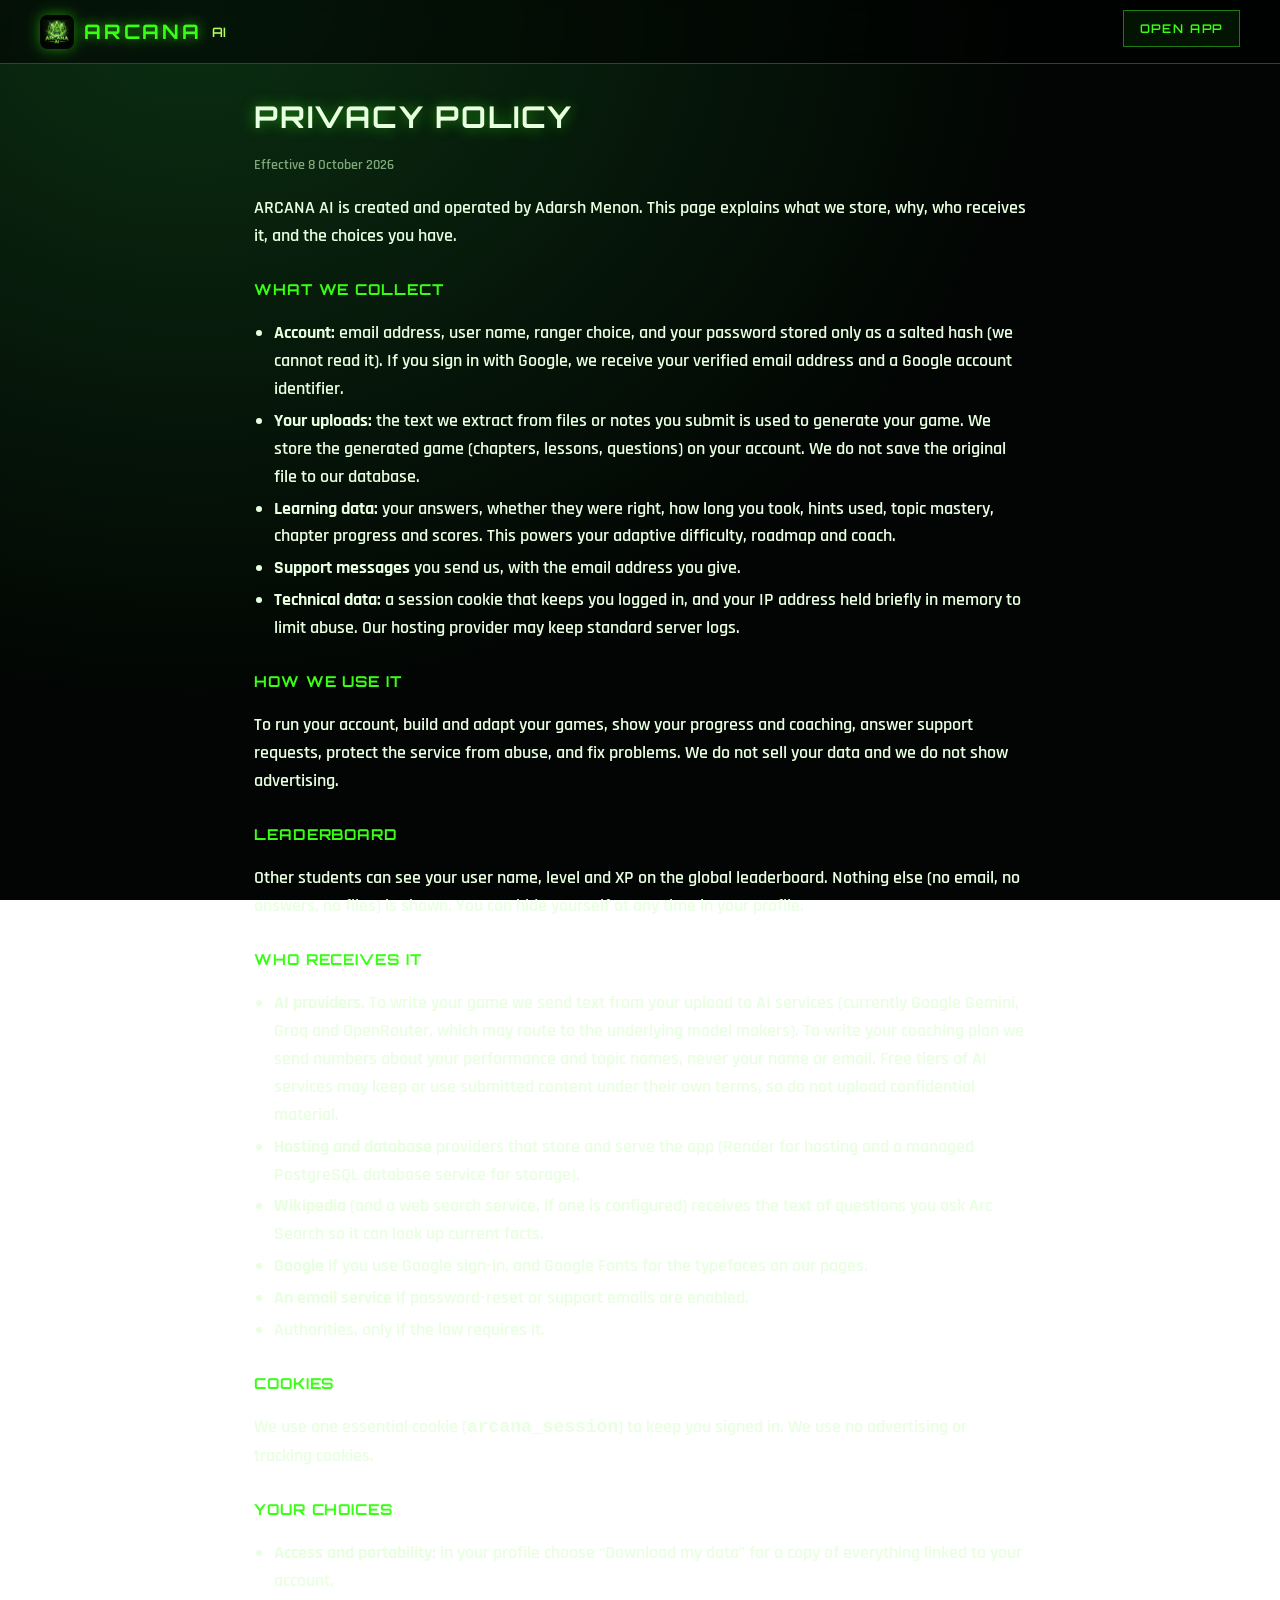
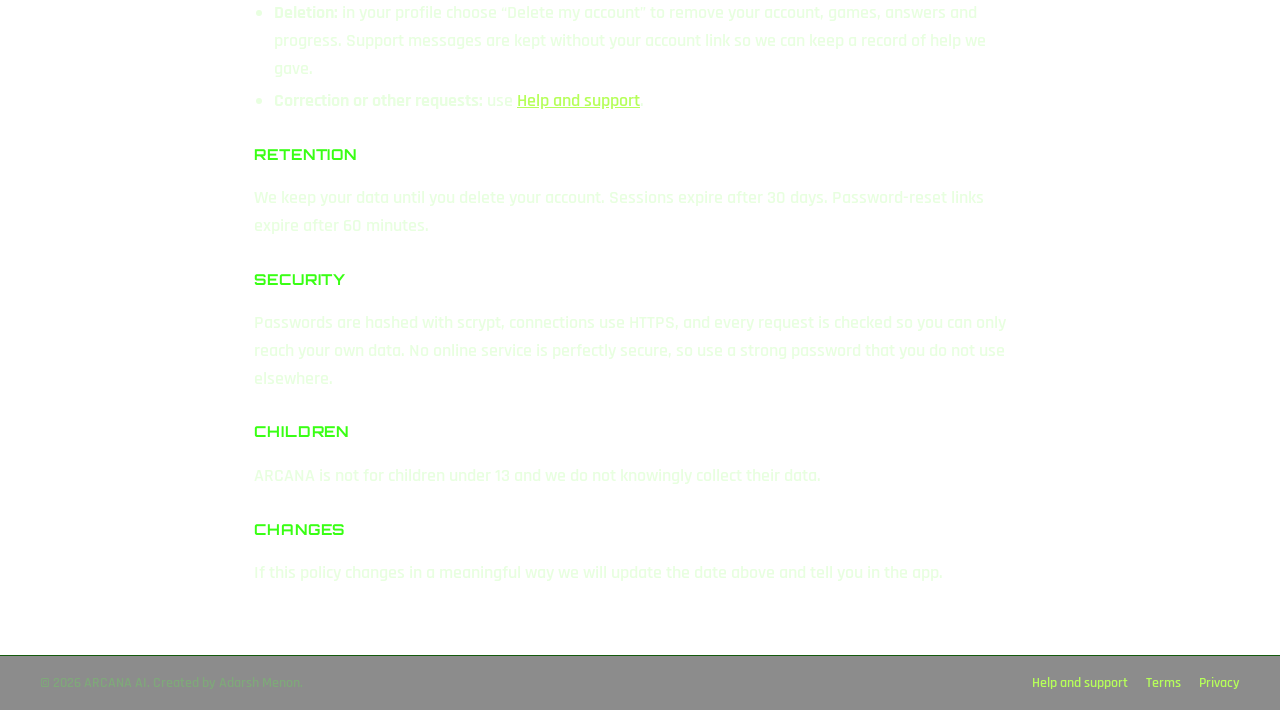
<file: arcana/privacy.html>
<!doctype html>
<html lang="en">
<head>
  <meta charset="utf-8">
  <meta name="viewport" content="width=device-width, initial-scale=1, viewport-fit=cover">
  <title>Privacy Policy | ARCANA AI</title>
  <meta name="theme-color" content="#020503">
  <link rel="icon" href="icon-192.png">
  <link href="https://fonts.googleapis.com/css2?family=Orbitron:wght@500;700;900&family=Rajdhani:wght@500;600;700&display=swap" rel="stylesheet">
  <link rel="stylesheet" href="home.css">
</head>
<body>
  <header><a class="brand" href="/"><img src="icon-192.png" alt="" width="34" height="34"><b>ARCANA</b><span>AI</span></a><div><a class="btn" href="/">Open app</a></div></header>
  <main class="doc" style="display:block">
<h1>Privacy Policy</h1><p class="updated">Effective 8 October 2026</p>
<p>ARCANA AI is created and operated by Adarsh Menon. This page explains what we store, why, who receives it, and the choices you have.</p>
<h2>What we collect</h2><ul>
<li><b>Account:</b> email address, user name, ranger choice, and your password stored only as a salted hash (we cannot read it). If you sign in with Google, we receive your verified email address and a Google account identifier.</li>
<li><b>Your uploads:</b> the text we extract from files or notes you submit is used to generate your game. We store the generated game (chapters, lessons, questions) on your account. We do not save the original file to our database.</li>
<li><b>Learning data:</b> your answers, whether they were right, how long you took, hints used, topic mastery, chapter progress and scores. This powers your adaptive difficulty, roadmap and coach.</li>
<li><b>Support messages</b> you send us, with the email address you give.</li>
<li><b>Technical data:</b> a session cookie that keeps you logged in, and your IP address held briefly in memory to limit abuse. Our hosting provider may keep standard server logs.</li></ul>
<h2>How we use it</h2><p>To run your account, build and adapt your games, show your progress and coaching, answer support requests, protect the service from abuse, and fix problems. We do not sell your data and we do not show advertising.</p>
<h2>Leaderboard</h2><p>Other students can see your user name, level and XP on the global leaderboard. Nothing else (no email, no answers, no files) is shown. You can hide yourself at any time in your profile.</p>
<h2>Who receives it</h2><ul>
<li><b>AI providers.</b> To write your game we send text from your upload to AI services (currently Google Gemini, Groq and OpenRouter, which may route to the underlying model makers). To write your coaching plan we send numbers about your performance and topic names, never your name or email. Free tiers of AI services may keep or use submitted content under their own terms, so do not upload confidential material.</li>
<li><b>Hosting and database</b> providers that store and serve the app (Render for hosting and a managed PostgreSQL database service for storage).</li>
<li><b>Wikipedia</b> (and a web search service, if one is configured) receives the text of questions you ask Arc Search so it can look up current facts.</li>
<li><b>Google</b> if you use Google sign-in, and Google Fonts for the typefaces on our pages.</li>
<li><b>An email service</b> if password-reset or support emails are enabled.</li>
<li>Authorities, only if the law requires it.</li></ul>
<h2>Cookies</h2><p>We use one essential cookie (<code>arcana_session</code>) to keep you signed in. We use no advertising or tracking cookies.</p>
<h2>Your choices</h2><ul><li><b>Access and portability:</b> in your profile choose &ldquo;Download my data&rdquo; for a copy of everything linked to your account.</li><li><b>Deletion:</b> in your profile choose &ldquo;Delete my account&rdquo; to remove your account, games, answers and progress. Support messages are kept without your account link so we can keep a record of help we gave.</li><li><b>Correction or other requests:</b> use <a href="/help.html">Help and support</a>.</li></ul>
<h2>Retention</h2><p>We keep your data until you delete your account. Sessions expire after 30 days. Password-reset links expire after 60 minutes.</p>
<h2>Security</h2><p>Passwords are hashed with scrypt, connections use HTTPS, and every request is checked so you can only reach your own data. No online service is perfectly secure, so use a strong password that you do not use elsewhere.</p>
<h2>Children</h2><p>ARCANA is not for children under 13 and we do not knowingly collect their data.</p>
<h2>Changes</h2><p>If this policy changes in a meaningful way we will update the date above and tell you in the app.</p>
  </main>
  <footer class="site-foot"><span>&copy; 2026 ARCANA AI. Created by Adarsh Menon.</span><nav><a href="/help.html">Help and support</a><a href="/terms.html">Terms</a><a href="/privacy.html">Privacy</a></nav></footer>
</body>
</html>
</file>
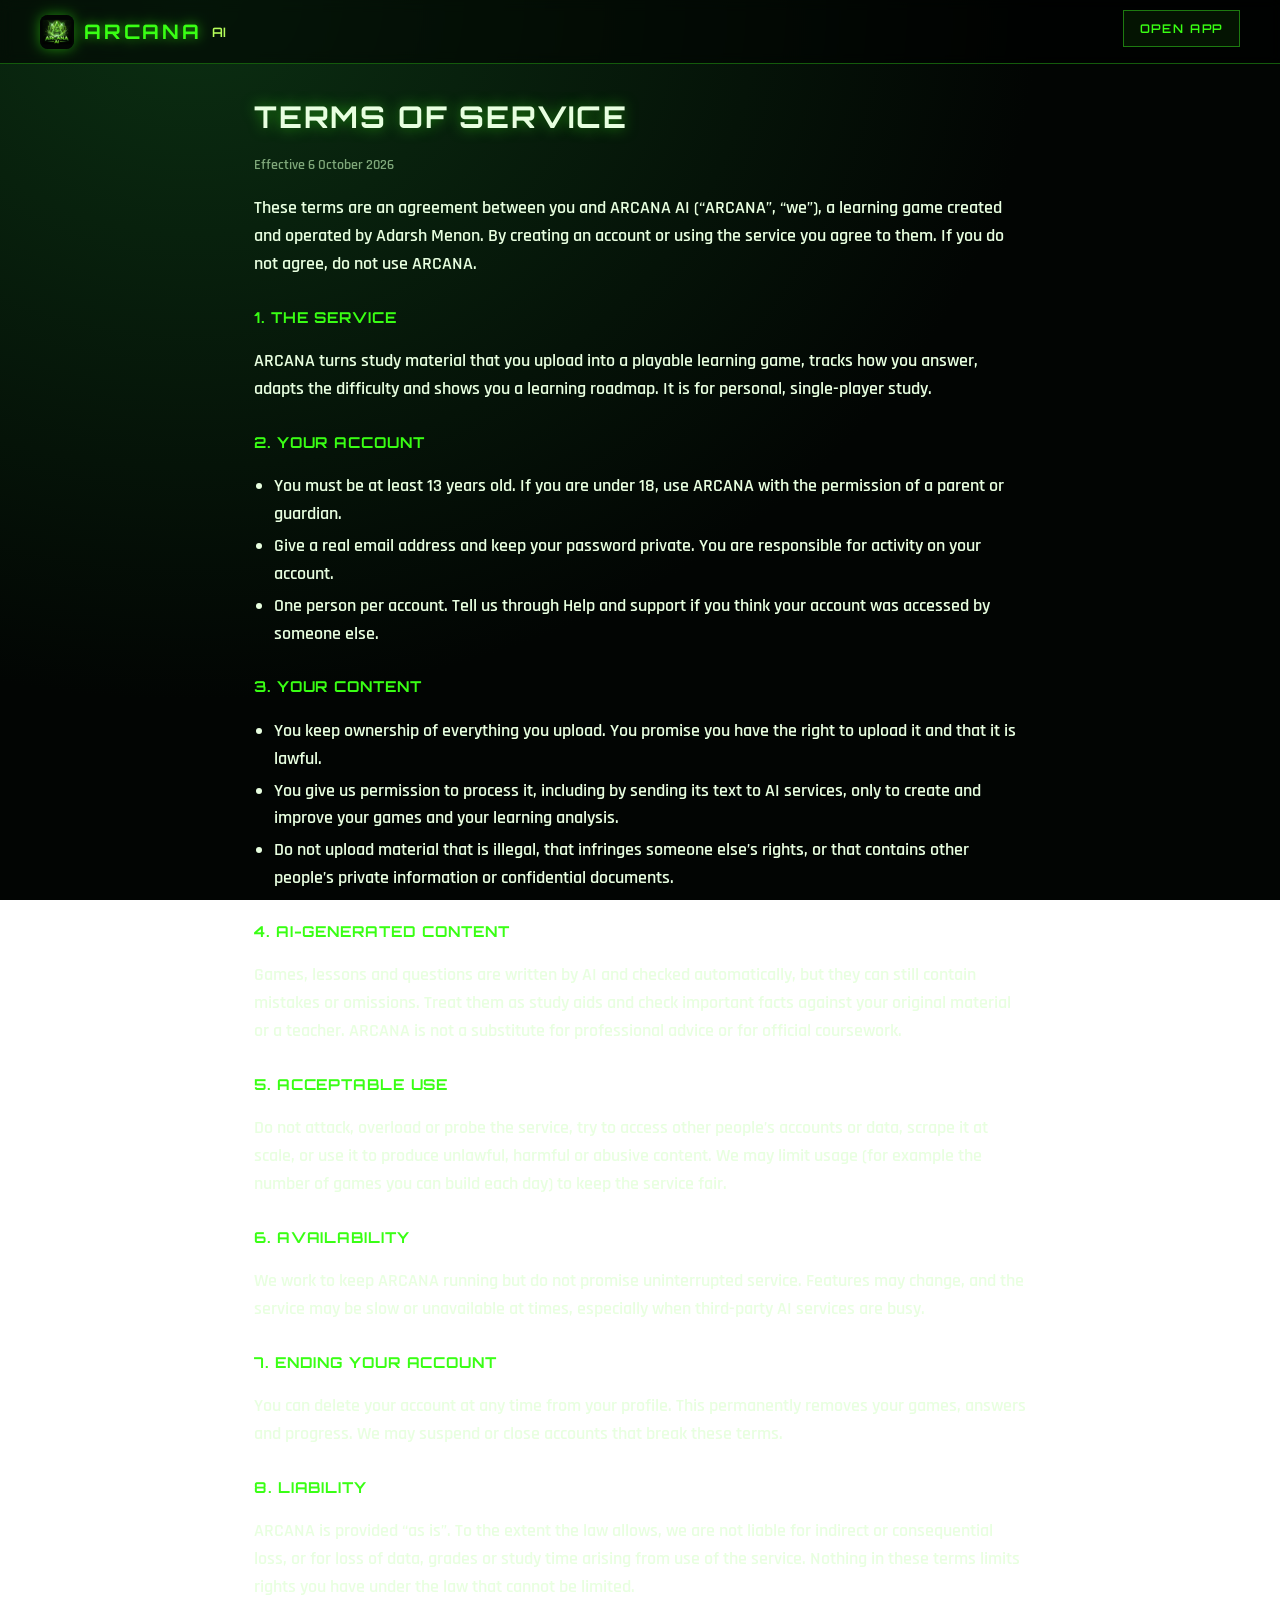
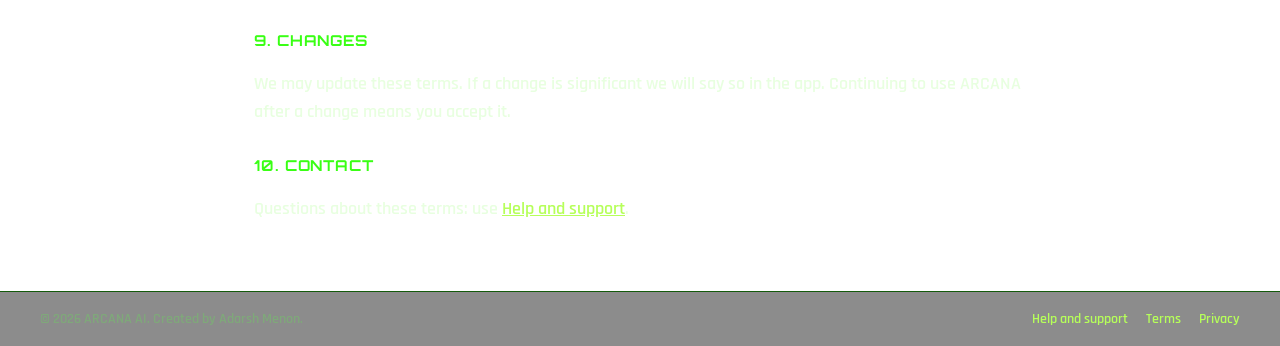
<file: arcana/terms.html>
<!doctype html>
<html lang="en">
<head>
  <meta charset="utf-8">
  <meta name="viewport" content="width=device-width, initial-scale=1, viewport-fit=cover">
  <title>Terms of Service | ARCANA AI</title>
  <meta name="theme-color" content="#020503">
  <link rel="icon" href="icon-192.png">
  <link href="https://fonts.googleapis.com/css2?family=Orbitron:wght@500;700;900&family=Rajdhani:wght@500;600;700&display=swap" rel="stylesheet">
  <link rel="stylesheet" href="home.css">
</head>
<body>
  <header><a class="brand" href="/"><img src="icon-192.png" alt="" width="34" height="34"><b>ARCANA</b><span>AI</span></a><div><a class="btn" href="/">Open app</a></div></header>
  <main class="doc" style="display:block">
<h1>Terms of Service</h1><p class="updated">Effective 6 October 2026</p>
<p>These terms are an agreement between you and ARCANA AI (&ldquo;ARCANA&rdquo;, &ldquo;we&rdquo;), a learning game created and operated by Adarsh Menon. By creating an account or using the service you agree to them. If you do not agree, do not use ARCANA.</p>
<h2>1. The service</h2><p>ARCANA turns study material that you upload into a playable learning game, tracks how you answer, adapts the difficulty and shows you a learning roadmap. It is for personal, single-player study.</p>
<h2>2. Your account</h2><ul><li>You must be at least 13 years old. If you are under 18, use ARCANA with the permission of a parent or guardian.</li><li>Give a real email address and keep your password private. You are responsible for activity on your account.</li><li>One person per account. Tell us through Help and support if you think your account was accessed by someone else.</li></ul>
<h2>3. Your content</h2><ul><li>You keep ownership of everything you upload. You promise you have the right to upload it and that it is lawful.</li><li>You give us permission to process it, including by sending its text to AI services, only to create and improve your games and your learning analysis.</li><li>Do not upload material that is illegal, that infringes someone else&rsquo;s rights, or that contains other people&rsquo;s private information or confidential documents.</li></ul>
<h2>4. AI-generated content</h2><p>Games, lessons and questions are written by AI and checked automatically, but they can still contain mistakes or omissions. Treat them as study aids and check important facts against your original material or a teacher. ARCANA is not a substitute for professional advice or for official coursework.</p>
<h2>5. Acceptable use</h2><p>Do not attack, overload or probe the service, try to access other people&rsquo;s accounts or data, scrape it at scale, or use it to produce unlawful, harmful or abusive content. We may limit usage (for example the number of games you can build each day) to keep the service fair.</p>
<h2>6. Availability</h2><p>We work to keep ARCANA running but do not promise uninterrupted service. Features may change, and the service may be slow or unavailable at times, especially when third-party AI services are busy.</p>
<h2>7. Ending your account</h2><p>You can delete your account at any time from your profile. This permanently removes your games, answers and progress. We may suspend or close accounts that break these terms.</p>
<h2>8. Liability</h2><p>ARCANA is provided &ldquo;as is&rdquo;. To the extent the law allows, we are not liable for indirect or consequential loss, or for loss of data, grades or study time arising from use of the service. Nothing in these terms limits rights you have under the law that cannot be limited.</p>
<h2>9. Changes</h2><p>We may update these terms. If a change is significant we will say so in the app. Continuing to use ARCANA after a change means you accept it.</p>
<h2>10. Contact</h2><p>Questions about these terms: use <a href="/help.html">Help and support</a>.</p>
  </main>
  <footer class="site-foot"><span>&copy; 2026 ARCANA AI. Created by Adarsh Menon.</span><nav><a href="/help.html">Help and support</a><a href="/terms.html">Terms</a><a href="/privacy.html">Privacy</a></nav></footer>
</body>
</html>
</file>
<file: arcana/home.css>
:root { --bg: #020503; --panel: #06100a; --line: #145a0c; --neon: #39ff14; --neon2: #b6ff5a; --ink: #e8ffe0; --muted: #7fa87a; --bad: #ff3b5c; --gold: #ffd36a; --blue: #5eead4; --head: "Orbitron", sans-serif; --body: "Rajdhani", system-ui, sans-serif; }
* { box-sizing: border-box; }
html, body { margin: 0; background: radial-gradient(ellipse at 15% 0%, #0b2f12 0%, #020503 55%) fixed; color: var(--ink); font-family: var(--body); font-weight: 600; font-size: 18px; min-height: 100%; }
header { display: flex; justify-content: space-between; align-items: center; padding: 10px clamp(14px, 4vw, 40px); border-bottom: 1px solid var(--line); background: rgba(0,0,0,.55); position: sticky; top: 0; z-index: 5; backdrop-filter: blur(6px); }
.brand { text-decoration: none; display: flex; align-items: center; gap: 10px; color: var(--neon); font-family: var(--head); } .brand img { border-radius: 8px; box-shadow: 0 0 14px rgba(57,255,20,.5); }
.brand b { font-size: 20px; letter-spacing: .14em; text-shadow: 0 0 12px rgba(57,255,20,.7); } .brand span { font-size: 13px; color: var(--neon2); }
#who { display: flex; align-items: center; gap: 12px; }
main { max-width: 1200px; margin: 0 auto; padding: clamp(14px, 3vw, 30px); display: grid; gap: 20px; }
h1, h2, h3 { font-family: var(--head); text-transform: uppercase; letter-spacing: .06em; margin: 0 0 12px; } h1 { font-size: clamp(20px, 3vw, 30px); text-shadow: 0 0 14px rgba(57,255,20,.5); } h2 { font-size: 15px; color: var(--neon); } h3 { font-size: 12px; color: var(--muted); letter-spacing: .2em; margin-top: 14px; }
.muted { color: var(--muted); } .small { font-size: 14px; }
.card { background: linear-gradient(160deg, rgba(10,28,14,.92), rgba(3,8,5,.96)); border: 1px solid var(--line); padding: 18px; position: relative; clip-path: polygon(12px 0, 100% 0, 100% calc(100% - 12px), calc(100% - 12px) 100%, 0 100%, 0 12px); box-shadow: 0 0 22px rgba(57,255,20,.06); animation: in .4s both; }
@keyframes in { from { opacity: 0; transform: translateY(12px); } }
.grid2 { display: grid; gap: 20px; grid-template-columns: 1.15fr 1fr; align-items: start; } @media (max-width: 900px) { .grid2 { grid-template-columns: 1fr; } }
button, .btn { font: inherit; font-family: var(--head); font-size: 12px; letter-spacing: .14em; text-transform: uppercase; color: var(--neon); background: rgba(57,255,20,.07); border: 1.5px solid #1d7a10; padding: 10px 16px; cursor: pointer; transition: all .18s; text-decoration: none; display: inline-block; position: relative; overflow: hidden; }
button:hover:not(:disabled), .btn:hover { background: var(--neon); color: #021; box-shadow: 0 0 18px rgba(57,255,20,.6); transform: translateY(-1px); }
button.primary, .btn.primary { background: var(--neon); color: #021; animation: pulse 2s ease-in-out infinite; } @keyframes pulse { 50% { box-shadow: 0 0 26px rgba(57,255,20,.8); } }
button.danger { color: var(--bad); border-color: #7a1030; } button.danger:hover { background: var(--bad); color: #fff; box-shadow: 0 0 16px rgba(255,59,92,.6); }
button.ghost { border-color: transparent; background: none; padding: 6px 8px; } button:disabled { opacity: .45; cursor: not-allowed; }
input, textarea { width: 100%; background: #020a04; color: var(--ink); border: 1.5px solid #145a0c; padding: 11px 12px; font: inherit; outline: none; transition: all .18s; } input:focus, textarea:focus { border-color: var(--neon); box-shadow: 0 0 14px rgba(57,255,20,.3); }
label { display: grid; gap: 6px; font-family: var(--head); font-size: 11px; letter-spacing: .2em; color: var(--muted); text-transform: uppercase; margin-bottom: 12px; } label input, label textarea { font-family: var(--body); font-size: 18px; letter-spacing: 0; text-transform: none; }
.row { display: flex; gap: 10px; flex-wrap: wrap; align-items: center; } .between { justify-content: space-between; }
.err { color: #ffb3c0; background: rgba(255,59,92,.1); border-left: 3px solid var(--bad); padding: 8px 12px; margin: 10px 0; font-size: 15px; }
.tabs { display: flex; margin-bottom: 18px; } .tabs button { flex: 1; } .tabs button.on { background: var(--neon); color: #021; }
.auth { max-width: 460px; margin: 5vh auto; } .pick { display: grid; grid-template-columns: 1fr 1fr; gap: 12px; margin-bottom: 14px; }
.pickc { text-align: center; padding: 14px 8px; display: grid; gap: 4px; justify-items: center; font-family: var(--body); letter-spacing: 0; text-transform: none; font-size: 15px; color: var(--ink); } .pickc i { font-style: normal; font-size: 40px; color: var(--neon); text-shadow: 0 0 14px rgba(57,255,20,.7); line-height: 1; } .pickc b { font-family: var(--head); letter-spacing: .14em; font-size: 12px; text-transform: uppercase; } .pickc.sel { background: rgba(57,255,20,.2); border-color: var(--neon); box-shadow: 0 0 22px rgba(57,255,20,.5); }
/* top strip */
.hero { display: grid; grid-template-columns: auto 1fr; gap: 18px; align-items: center; } .lvl { width: 84px; height: 84px; border-radius: 50%; display: grid; place-items: center; font-family: var(--head); font-weight: 900; font-size: 30px; color: var(--neon); border: 3px solid var(--neon); box-shadow: 0 0 22px rgba(57,255,20,.5), inset 0 0 18px rgba(57,255,20,.2); position: relative; } .lvl small { position: absolute; bottom: -10px; font-size: 10px; letter-spacing: .2em; background: #020503; padding: 0 6px; color: var(--muted); }
.xp { height: 10px; background: #020a04; border: 1px solid var(--line); margin: 6px 0 4px; } .xp i { display: block; height: 100%; background: linear-gradient(90deg, #0b6a1d, var(--neon)); box-shadow: 0 0 10px var(--neon); transition: width .8s; }
.next { display: grid; gap: 8px; margin-top: 10px; } .nx { display: flex; justify-content: space-between; align-items: center; gap: 10px; padding: 10px 14px; border: 1px solid var(--line); background: rgba(0,0,0,.35); } .nx:first-child { border-color: var(--neon); background: rgba(57,255,20,.08); } .nx .k { font-family: var(--head); font-size: 10px; letter-spacing: .2em; color: var(--neon); margin-right: 8px; }
.stats { display: grid; grid-template-columns: repeat(auto-fit, minmax(120px, 1fr)); gap: 12px; } .stat { border: 1px solid var(--line); padding: 12px; background: rgba(0,0,0,.35); } .stat b { display: block; font-family: var(--head); font-size: 24px; color: var(--neon); } .stat span { font-size: 11px; letter-spacing: .15em; color: var(--muted); text-transform: uppercase; } .stat em { font-style: normal; font-size: 12px; color: var(--muted); display: block; }
.dots { display: flex; gap: 6px; margin: 8px 0; } .dots i { width: 26px; height: 10px; transform: skewX(-20deg); background: #031006; border: 1px solid var(--line); } .dots i.on { background: var(--neon); box-shadow: 0 0 10px var(--neon); border-color: var(--neon); }
.badge { display: inline-block; padding: 3px 10px; font-family: var(--head); font-size: 11px; letter-spacing: .18em; text-transform: uppercase; border: 1px solid var(--neon); color: var(--neon); } .badge.guided { color: var(--blue); border-color: var(--blue); } .badge.challenge { color: var(--bad); border-color: var(--bad); }
.chips { display: flex; flex-wrap: wrap; gap: 8px; margin: 6px 0; } .chip { padding: 4px 10px; font-size: 15px; border: 1px solid var(--line); background: rgba(0,0,0,.3); } .chip.weak { border-color: var(--bad); color: #ffb3c0; } .chip.strong { border-color: var(--neon); color: var(--neon2); }
/* roadmap */
.road { overflow-x: auto; } .road svg { width: 100%; min-width: 640px; height: auto; display: block; } .rpath { fill: none; stroke: rgba(57,255,20,.18); stroke-width: 6; stroke-linecap: round; } .rpath.done { stroke: var(--neon); filter: drop-shadow(0 0 5px var(--neon)); }
.node { cursor: pointer; } .node circle.b { fill: #031006; stroke: #1d5a14; stroke-width: 3; transition: all .25s; } .node:hover circle.b { stroke: var(--neon); filter: drop-shadow(0 0 8px var(--neon)); }
.node.done circle.b { fill: #0b4a10; stroke: var(--neon); } .node.mastered circle.b { fill: #4a3a08; stroke: var(--gold); filter: drop-shadow(0 0 9px var(--gold)); } .node.review circle.b { fill: #3a0a14; stroke: var(--bad); filter: drop-shadow(0 0 8px var(--bad)); } .node.current circle.b { fill: #0b2f12; stroke: #fff; filter: drop-shadow(0 0 10px var(--neon)); } .node.locked { opacity: .5; cursor: not-allowed; }
.node text { font-family: var(--head); fill: var(--ink); text-anchor: middle; } .node .n { font-size: 15px; font-weight: 800; } .node .t { font-size: 11px; fill: var(--ink); font-family: var(--body); font-weight: 700; } .node .m { font-size: 11px; fill: var(--muted); font-family: var(--head); }
.ring { fill: none; stroke: #fff; stroke-width: 2; opacity: .8; animation: ping 1.6s ease-out infinite; transform-box: fill-box; transform-origin: center; } @keyframes ping { from { transform: scale(1); opacity: .9; } to { transform: scale(1.7); opacity: 0; } }
.detail { margin-top: 12px; padding: 14px; border: 1px solid var(--line); background: rgba(0,0,0,.35); animation: in .3s both; } .cbar { display: grid; grid-template-columns: minmax(110px, 200px) 1fr 46px; gap: 10px; align-items: center; margin: 6px 0; font-size: 15px; } .bar { height: 9px; background: #020a04; border: 1px solid #145a0c; } .bar i { display: block; height: 100%; background: var(--neon); box-shadow: 0 0 8px var(--neon); } .bar.mid i { background: var(--gold); box-shadow: 0 0 8px var(--gold); } .bar.bad i { background: var(--bad); box-shadow: 0 0 8px var(--bad); }
.legend { display: flex; flex-wrap: wrap; gap: 14px; font-size: 13px; color: var(--muted); margin-top: 8px; } .legend i { display: inline-block; width: 11px; height: 11px; border-radius: 50%; margin-right: 6px; vertical-align: -1px; }
.list { display: grid; gap: 8px; } .item { display: flex; justify-content: space-between; align-items: center; gap: 10px; padding: 11px 13px; border: 1px solid var(--line); background: rgba(0,0,0,.3); } .tag { font-family: var(--head); font-size: 10px; letter-spacing: .15em; color: var(--muted); }
.drop { display: grid; gap: 6px; justify-items: center; padding: 20px 14px; margin-bottom: 10px; border: 2px dashed #145a0c; text-align: center; cursor: pointer; transition: all .2s; } .drop:hover, .drop.over { border-color: var(--neon); background: rgba(57,255,20,.07); }
.pbar { height: 12px; background: #020a04; border: 1px solid #145a0c; margin: 8px 0; } .pbar i { display: block; height: 100%; width: 0; background: linear-gradient(90deg, #0b6a1d, var(--neon)); box-shadow: 0 0 12px var(--neon); transition: width .6s; }
.ach { display: flex; flex-wrap: wrap; gap: 10px; } .a { padding: 8px 14px; border: 1px solid #1d3a18; color: #4f6a4a; font-size: 15px; } .a.on { border-color: var(--gold); color: var(--gold); background: rgba(255,211,106,.08); box-shadow: 0 0 14px rgba(255,211,106,.2); }
dialog { background: var(--panel); color: var(--ink); border: 1px solid var(--neon); padding: 22px; max-width: 520px; width: calc(100% - 24px); box-shadow: 0 0 40px rgba(57,255,20,.3); } dialog::backdrop { background: rgba(0,0,0,.75); }
#toasts { position: fixed; bottom: 18px; left: 50%; transform: translateX(-50%); display: grid; gap: 8px; z-index: 20; } .toast { background: #04120a; border: 1px solid var(--neon); padding: 10px 18px; font-family: var(--head); font-size: 12px; letter-spacing: .1em; animation: in .3s both; }

/* ---- animated landing (logged out) ---- */
.landing { position: relative; display: grid; grid-template-columns: 1.15fr 0.85fr; gap: 28px; align-items: center; min-height: calc(100vh - 110px); margin: -8px -4px; padding: 24px 8px; isolation: isolate; }
.landing #bg { position: fixed; inset: 0; width: 100vw; height: 100vh; z-index: -1; }
.intro { animation: rise .9s cubic-bezier(.2,.8,.2,1) both; }
.logoline { font-family: Orbitron, sans-serif; font-weight: 900; font-size: clamp(44px, 8vw, 92px); letter-spacing: .08em; line-height: 1; display: flex; align-items: baseline; gap: 14px; color: #eaffe3; text-shadow: 0 0 18px #39ff14, 0 0 48px rgba(57,255,20,.55); animation: glow 3.2s ease-in-out infinite, glitch 7s steps(1) infinite; }
.logoline b { font-size: .42em; color: #39ff14; border: 2px solid #39ff14; padding: 2px 10px; border-radius: 6px; text-shadow: none; box-shadow: 0 0 14px rgba(57,255,20,.7), inset 0 0 12px rgba(57,255,20,.35); }
.tag { font-family: Orbitron, sans-serif; font-size: clamp(20px, 3vw, 32px); margin: 18px 0 8px; font-weight: 700; letter-spacing: .02em; }
.tag em { font-style: normal; color: #39ff14; display: inline-block; border-bottom: 3px solid #39ff14; transition: opacity .35s, transform .35s, filter .35s; text-shadow: 0 0 16px rgba(57,255,20,.8); }
.tag em.out { opacity: 0; transform: translateY(-12px); filter: blur(4px); }
.steps { display: grid; grid-template-columns: repeat(4, 1fr); gap: 10px; margin: 22px 0 14px; }
.steps div { border: 1px solid rgba(57,255,20,.35); background: rgba(2,12,4,.7); border-radius: 10px; padding: 12px 10px; display: grid; gap: 2px; backdrop-filter: blur(4px); animation: rise .8s cubic-bezier(.2,.8,.2,1) both; transition: transform .25s, border-color .25s, box-shadow .25s; }
.steps div:nth-child(1) { animation-delay: .25s } .steps div:nth-child(2) { animation-delay: .4s } .steps div:nth-child(3) { animation-delay: .55s } .steps div:nth-child(4) { animation-delay: .7s }
.steps div:hover { transform: translateY(-5px); border-color: #39ff14; box-shadow: 0 0 20px rgba(57,255,20,.35); }
.steps i { font: 900 13px Orbitron, sans-serif; font-style: normal; color: #020503; background: #39ff14; width: 24px; height: 24px; border-radius: 50%; display: grid; place-items: center; box-shadow: 0 0 12px #39ff14; }
.steps b { font-family: Orbitron, sans-serif; letter-spacing: .06em; font-size: 14px; margin-top: 6px; }
.steps span { color: #8fb78a; font-size: 13px; }
.by { color: #8fb78a; letter-spacing: .08em; font-size: 14px; } .by b { color: #39ff14; }
#authbox { animation: rise 1s .15s cubic-bezier(.2,.8,.2,1) both; }
#authbox .card.auth { backdrop-filter: blur(8px); background: rgba(2,10,4,.82); box-shadow: 0 0 40px rgba(57,255,20,.18), inset 0 0 0 1px rgba(57,255,20,.25); }
.or { display: flex; align-items: center; gap: 10px; color: #6f9a6a; margin: 14px 0 10px; font-size: 13px; } .or::before, .or::after { content: ""; flex: 1; height: 1px; background: rgba(57,255,20,.25); }
#gbtn { display: flex; justify-content: center; min-height: 44px; }
.ul { margin: 6px 0 0; padding-left: 18px; display: grid; gap: 6px; } .ul li::marker { color: #39ff14; }
@keyframes rise { from { opacity: 0; transform: translateY(26px) scale(.98); filter: blur(6px); } to { opacity: 1; transform: none; filter: none; } }
@keyframes glow { 50% { text-shadow: 0 0 10px #39ff14, 0 0 70px rgba(57,255,20,.8); } }
@keyframes glitch { 0%, 93%, 100% { transform: none; clip-path: none; } 94% { transform: translate(-4px, 1px); } 95% { transform: translate(5px, -2px); color: #b6ffa8; } 96% { transform: none; } }
@media (max-width: 880px) { .landing { grid-template-columns: 1fr; min-height: 0; } .steps { grid-template-columns: repeat(2, 1fr); } }
@media (prefers-reduced-motion: reduce) { .logoline, .intro, .steps div, #authbox { animation: none; } }

/* ---- accounts, onboarding, footer, document pages ---- */
.pw { position: relative; } .pw input { padding-right: 70px; } .eye { position: absolute; right: 4px; top: 50%; transform: translateY(-50%); padding: 6px 10px; font-size: 10px; border: 0; background: transparent; }
.meter { display: grid; grid-template-columns: repeat(4, 1fr) auto; gap: 5px; align-items: center; margin: -4px 0 12px; } .meter i { height: 5px; background: #0d2a0a; display: block; transition: background .2s; } .meter span { font-size: 12px; color: var(--muted); min-width: 52px; text-align: right; }
.meter.s1 i:nth-child(-n+1) { background: var(--bad); } .meter.s2 i:nth-child(-n+2) { background: var(--gold); } .meter.s3 i:nth-child(-n+3) { background: var(--neon2); } .meter.s4 i { background: var(--neon); }
label.check { display: flex; gap: 10px; align-items: flex-start; font-family: var(--body); font-size: 15px; letter-spacing: 0; text-transform: none; color: var(--ink); } label.check input { width: auto; margin-top: 4px; accent-color: #39ff14; } label.check a, .trust a, .small a, .muted a { color: var(--neon2); }
.trust { margin-top: 14px; line-height: 1.45; } .err { color: #ff8da1; background: rgba(255,59,92,.08); border: 1px solid rgba(255,59,92,.4); padding: 8px 10px; margin: 6px 0 10px; font-size: 15px; }
.welcome .lead { font-size: 20px; max-width: 760px; } .steps.flat { margin-top: 10px; } .steps.flat span { line-height: 1.3; }
.site-foot { border-top: 1px solid var(--line); padding: 18px clamp(14px, 4vw, 40px); display: flex; flex-wrap: wrap; gap: 8px 22px; justify-content: space-between; color: var(--muted); font-size: 14px; background: rgba(0,0,0,.45); position: relative; z-index: 2; } .site-foot nav { display: flex; gap: 18px; flex-wrap: wrap; } .site-foot a { color: var(--neon2); text-decoration: none; } .site-foot a:hover { text-decoration: underline; }
.doc { max-width: 820px; margin: 0 auto; padding: 30px clamp(14px, 4vw, 24px) 50px; line-height: 1.55; font-size: 18px; } .doc h1 { margin-bottom: 4px; } .doc h2 { margin-top: 28px; } .doc ul { padding-left: 20px; } .doc li { margin: 4px 0; } .doc a { color: var(--neon2); } .doc .updated { color: var(--muted); font-size: 14px; margin-bottom: 18px; }
details { border: 1px solid var(--line); background: rgba(6,16,10,.7); margin: 8px 0; padding: 0 14px; } summary { cursor: pointer; padding: 12px 0; font-family: var(--head); font-size: 13px; letter-spacing: .05em; color: var(--ink); } details[open] summary { color: var(--neon); } details p { margin: 0 0 12px; color: #cfe8c8; }
select { width: 100%; background: #020a04; color: var(--ink); border: 1.5px solid #145a0c; padding: 11px 12px; font: inherit; font-size: 18px; }
</file>
